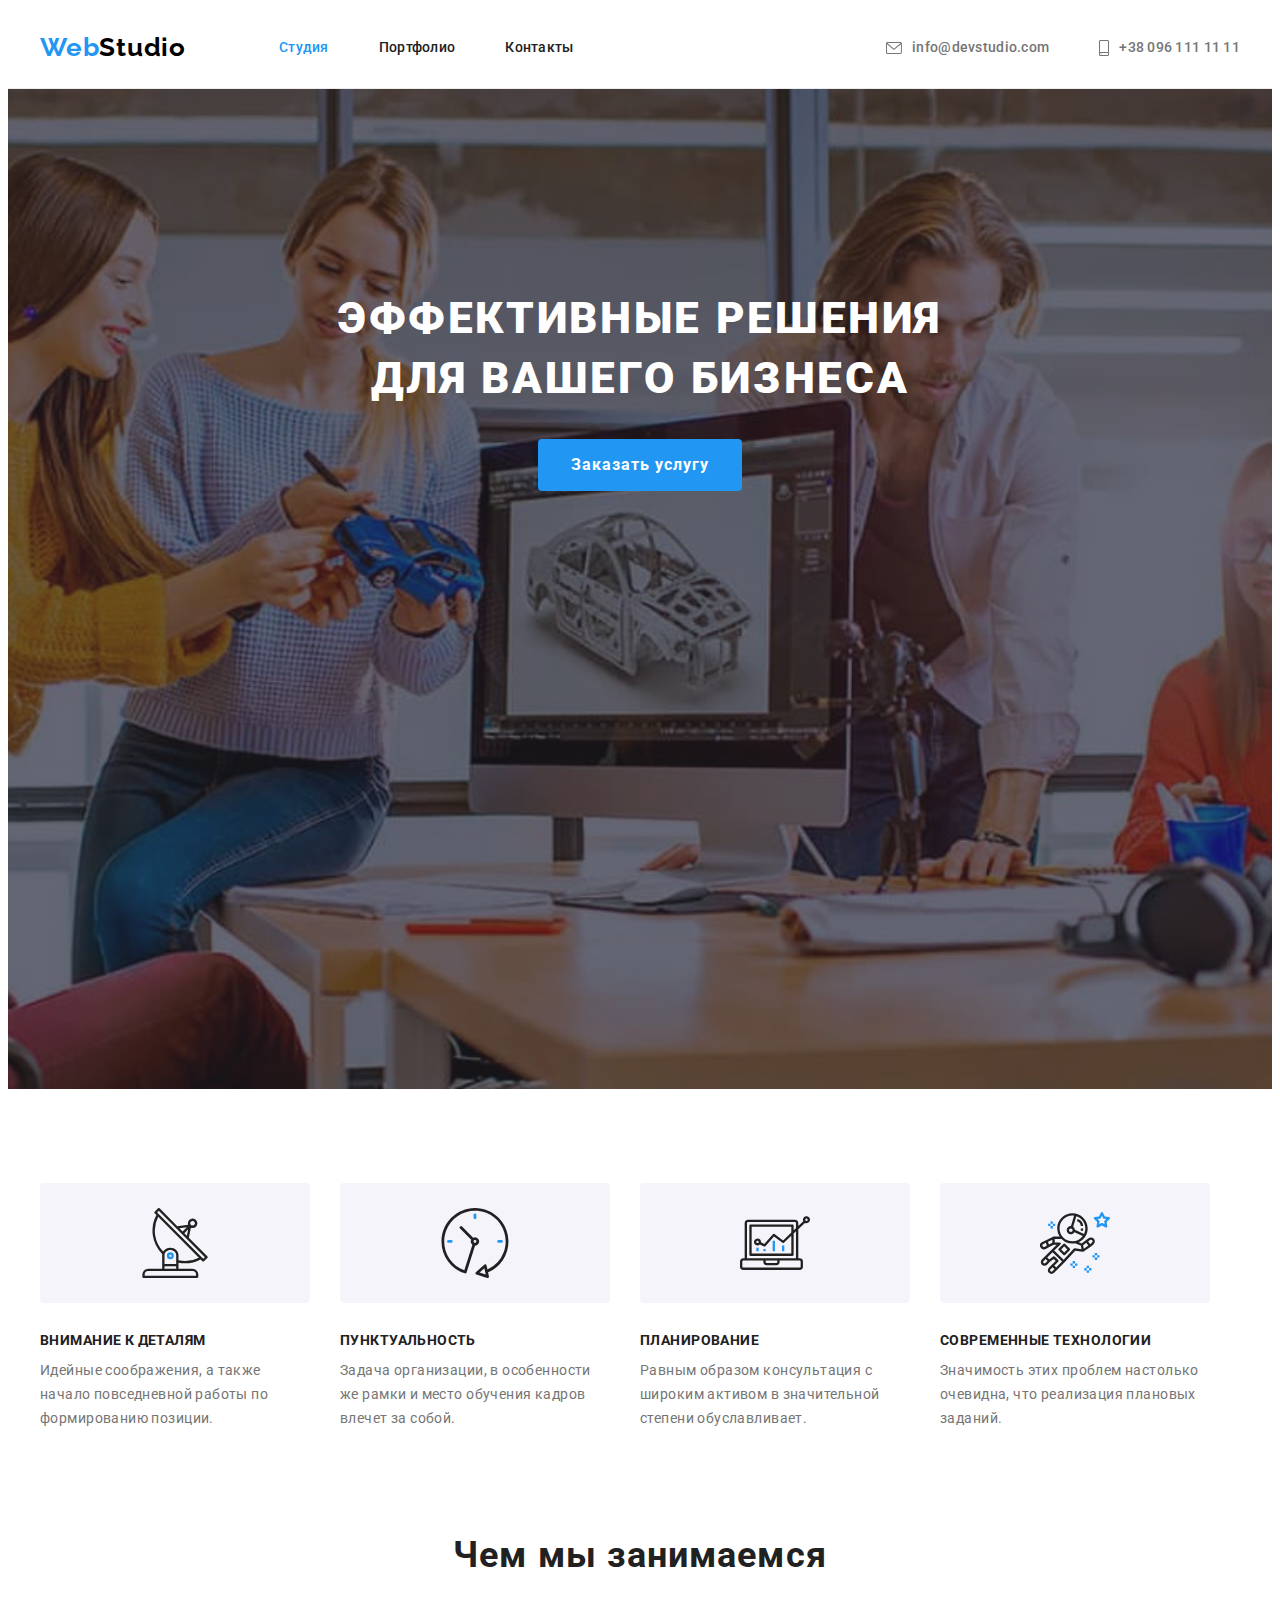
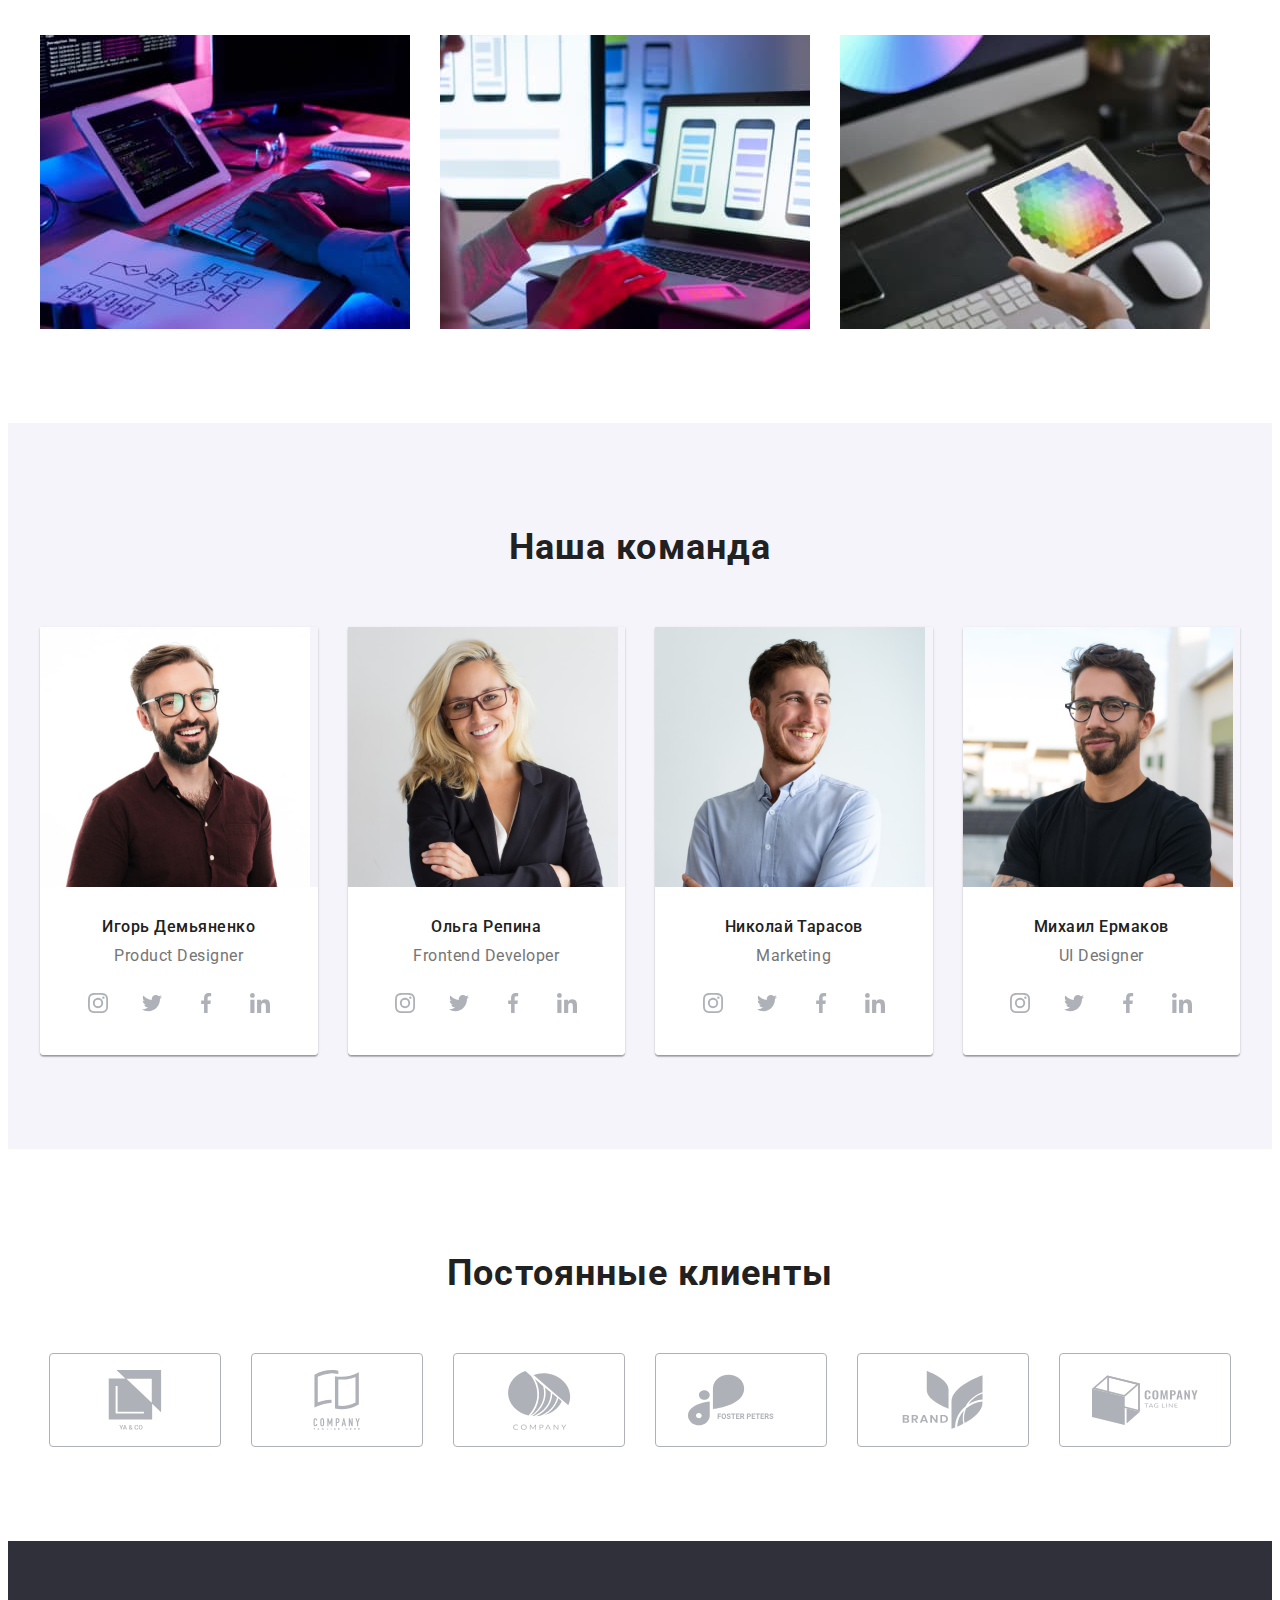
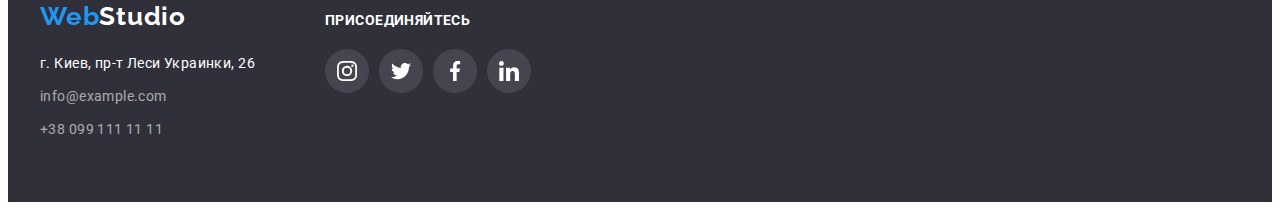
<file: index.html>
<!DOCTYPE html>

<html lang="ru">
    <head> 
        <meta charset="UTF-8"/>
        <meta http-equiv="X-UA-Compatible" content="IE=edge" />
        <meta name="viewport" content="width=device-width, initial-scale=1.0" />
        <title>Студия</title>
        <link rel="stylesheet" href="https://cdnjs.cloudflare.com/ajax/libs/modern-normalize/1.1.0/modern-normalize.min.css"
            integrity="sha512-wpPYUAdjBVSE4KJnH1VR1HeZfpl1ub8YT/NKx4PuQ5NmX2tKuGu6U/JRp5y+Y8XG2tV+wKQpNHVUX03MfMFn9Q=="
            crossorigin="anonymous" referrerpolicy="no-referrer" />

        <link rel="preconnect" href="https://fonts.googleapis.com"/>
        <link rel="preconnect" href="https://fonts.gstatic.com" crossorigin/>
        <link href="https://fonts.googleapis.com/css2?family=Raleway:wght@700&family=Roboto:wght@400;500;700;900&display=swap"
            rel="stylesheet"/>

        <link rel="stylesheet" href="./css/styles.css"/>
    </head>
   <body>
       <!--HEADER-->
       <header class="page-header">
        <div class="container header-container">
            <nav class="site-nav">
                <a class="header-logo link" href="./index.html"><span class="accent">Web</span>Studio</a>
                <ul class="nav-list list">
                    <li class="nav-list-item">
                        <a class="nav-list-link link current" href="./index.html">Студия</a>
                    </li>
                    <li class="nav-list-item">
                        <a class="nav-list-link link" href="./portfolio.html">Портфолио</a>
                    </li>
                    <li class="nav-list-item">
                        <a class="nav-list-link link" href="">Контакты</a>
                    </li>
                </ul>
            </nav>
            <ul class="contacts-list list">
                <li class="contacts-list-item">
                    <a class="email link email-link" href="mailto:info@devstudio.com">
                        <svg class="email-img" width="16" height="12">
                        <use href="./images/icons.svg#envelope"></use></svg> 
                    info@devstudio.com</a>
                </li>
                <li class="contacts-list-item">
                    <a class="phone-number link phone-number-link" href="tel:+380961111111">
                        <svg class="phone-number-img" width="10" height="16">
                        <use href="./images/icons.svg#smartphone"></use></svg>
                    +38 096 111 11 11</a>
                </li>
            </ul>
        </div>
	   </header>
       <main>
           <!--HERO-->
           <section class="hero overlay">
               <div class="container">
                <h1 class="main-title">Эффективные решения для вашего бизнеса</h1>
                <button class="modal-btn" type="button">Заказать услугу</button>
               </div>
           </section>
           <!--ADVANTAGES-->
           <section class="advantages section">
               <div class="container">
                <h2 class="visually-hidden">Особенности</h2>
                <ul class="advantages-list list">
                    <li class="advantages-list-item">
                        <div class="advantages-list-div">
                            <svg class="advantages-list-img" width="70" height="70">
                                <use href="./images/icons.svg#antenna"></use></svg>
                        </div>
                        <h3 class="advantages-list-title"> Внимание к деталям</h3>
                        <p class="advantages-list-description">Идейные соображения, а также начало повседневной работы по формированию
                            позиции.</p>
                    </li>
                    <li class="advantages-list-item">
                        <div class="advantages-list-div">
                            <svg class="advantages-list-img" width="70" height="70">
                                <use href="./images/icons.svg#clock"></use>
                            </svg>
                        </div>
                        <h3 class="advantages-list-title">Пунктуальность</h3>
                        <p class="advantages-list-description">Задача организации, в особенности же рамки и место обучения кадров влечет
                            за собой.</p>
                    </li>
                    <li class="advantages-list-item">
                        <div class="advantages-list-div">
                            <svg class="advantages-list-img" width="70" height="70">
                                <use href="./images/icons.svg#diagram"></use>
                            </svg>
                        </div>
                        <h3 class="advantages-list-title">Планирование</h3>
                        <p class="advantages-list-description">Равным образом консультация с широким активом в значительной степени
                            обуславливает.</p>
                    </li>
                    <li class="advantages-list-item">
                        <div class="advantages-list-div">
                            <svg class="advantages-list-img" width="70" height="70">
                                <use href="./images/icons.svg#astronaut"></use>
                            </svg>
                        </div>
                        <h3 class="advantages-list-title">Современные технологии</h3>
                        <p class="advantages-list-description">Значимость этих проблем настолько очевидна, что реализация плановых
                            заданий.</p>
                    </li>
                </ul>
               </div>      
           </section>
           <!--SERVICES-->
           <section class="services section">
               <div class="container">
                <h2 class="title">Чем мы занимаемся</h2>
                <ul class="services-list list">
                    <li class="services-list-item">
                        <img class="services-list-img" src="./images/services/services-img-1.jpg" alt="печатает на клавиатуре"
                            width="370" height="294" />
                    </li>
                    <li class="services-list-item">
                        <img class="services-list-img" src="./images/services/services-img-2.jpg" alt="держит мобильный" width="370"
                            height="294" />
                    </li>
                    <li class="services-list-item">
                        <img class="services-list-img" src="./images/services/services-img-3.jpg" alt="рисует на планшете" width="370"
                            height="294" />
                    </li>
                </ul>
               </div>
           </section>
           <!--OUR TEAM-->
           <section class="employees-section section">
               <div class="container">
                <h2 class="title">Наша команда</h2>
                <ul class="employees list">
                    <li class="employees-card">
                        <img class="employees-photo" src="./images/our-team/1-igor.jpg" alt="мужчина в очках улыбается" width="270"
                            height="260" />
                        <div class="employees-description">
                        <h3 class="employees-name">Игорь Демьяненко</h3>
                        <p class="employees-position" lang="en">Product Designer</p>
                        <ul class="social-list list">
                            <li class="social-list-item">
                                <a href="" class="social-list-link">
                                    <svg class="social-list-icon" width="20" height="20">
                                        <use href="./images/icons.svg#instagram"></use>
                                    </svg>
                                </a>
                            </li>
                            <li class="social-list-item">
                                <a href="" class="social-list-link">
                                    <svg class="social-list-icon" width="20" height="20">
                                        <use href="./images/icons.svg#twitter"></use>
                                    </svg>
                                </a>
                            </li>
                            <li class="social-list-item">
                                <a href="" class="social-list-link">
                                    <svg class="social-list-icon" width="20" height="20">
                                        <use href="./images/icons.svg#facebook"></use>
                                    </svg>
                                </a>
                            </li>
                            <li class="social-list-item">
                                <a href="" class="social-list-link">
                                    <svg class="social-list-icon" width="20" height="20">
                                        <use href="./images/icons.svg#linkedin"></use>
                                    </svg>
                                </a>
                            </li>
                        </ul>
                        </div>
                    </li>
                    <li class="employees-card">
                        <img class="employees-photo" src="./images/our-team/2-olga.jpg" alt="девушка в очках улыбается" width="270"
                            height="260" />
                        <div class="employees-description">
                        <h3 class="employees-name">Ольга Репина</h3>
                        <p class="employees-position" lang="en">Frontend Developer</p>
                        <ul class="social-list list">
                            <li class="social-list-item">
                                <a href="" class="social-list-link">
                                    <svg class="social-list-icon" width="20" height="20">
                                        <use href="./images/icons.svg#instagram"></use>
                                    </svg>
                                </a>
                            </li>
                            <li class="social-list-item">
                                <a href="" class="social-list-link">
                                    <svg class="social-list-icon" width="20" height="20">
                                        <use href="./images/icons.svg#twitter"></use>
                                    </svg>
                                </a>
                            </li>
                            <li class="social-list-item">
                                <a href="" class="social-list-link">
                                    <svg class="social-list-icon" width="20" height="20">
                                        <use href="./images/icons.svg#facebook"></use>
                                    </svg>
                                </a>
                            </li>
                            <li class="social-list-item">
                                <a href="" class="social-list-link">
                                    <svg class="social-list-icon" width="20" height="20">
                                        <use href="./images/icons.svg#linkedin"></use>
                                    </svg>
                                </a>
                            </li>
                        </ul>
                        </div>
                    </li>
                    <li class="employees-card">
                        <img class="employees-photo" src="./images/our-team/3-nikolay.jpg" alt="мужчина улыбается" width="270"
                            height="260" />
                        <div class="employees-description">
                        <h3 class="employees-name">Николай Тарасов</h3>
                        <p class="employees-position" lang="en">Marketing</p>
                                                <ul class="social-list list">
                            <li class="social-list-item">
                                <a href="" class="social-list-link">
                                    <svg class="social-list-icon" width="20" height="20">
                                        <use href="./images/icons.svg#instagram"></use>
                                    </svg>
                                </a>
                            </li>
                            <li class="social-list-item">
                                <a href="" class="social-list-link">
                                    <svg class="social-list-icon" width="20" height="20">
                                        <use href="./images/icons.svg#twitter"></use>
                                    </svg>
                                </a>
                            </li>
                            <li class="social-list-item">
                                <a href="" class="social-list-link">
                                    <svg class="social-list-icon" width="20" height="20">
                                        <use href="./images/icons.svg#facebook"></use>
                                    </svg>
                                </a>
                            </li>
                            <li class="social-list-item">
                                <a href="" class="social-list-link">
                                    <svg class="social-list-icon" width="20" height="20">
                                        <use href="./images/icons.svg#linkedin"></use>
                                    </svg>
                                </a>
                            </li>
                        </ul>
                        </div>
                    </li>
                    <li class="employees-card">
                        <img class="employees-photo" src="./images/our-team/4-mikhail.jpg" alt="мужчина в очках улыбается" width="270"
                            height="260" />
                        <div class="employees-description">
                        <h3 class="employees-name">Михаил Ермаков</h3>
                        <p class="employees-position" lang="en">UI Designer</p>
                        <ul class="social-list list">
                            <li class="social-list-item">
                                <a href="" class="social-list-link">
                                    <svg class="social-list-icon" width="20" height="20">
                                        <use href="./images/icons.svg#instagram"></use>
                                    </svg>
                                </a>
                            </li>
                            <li class="social-list-item">
                                <a href="" class="social-list-link">
                                    <svg class="social-list-icon" width="20" height="20">
                                        <use href="./images/icons.svg#twitter"></use>
                                    </svg>
                                </a>
                            </li>
                            <li class="social-list-item">
                                <a href="" class="social-list-link">
                                    <svg class="social-list-icon" width="20" height="20">
                                        <use href="./images/icons.svg#facebook"></use>
                                    </svg>
                                </a>
                            </li>
                            <li class="social-list-item">
                                <a href="" class="social-list-link">
                                    <svg class="social-list-icon" width="20" height="20">
                                        <use href="./images/icons.svg#linkedin"></use>
                                    </svg>
                                </a>
                            </li>
                        </ul>
                        </div>
                    </li>
                </ul>
               </div>
           </section>
           <!--OUR CLIENTS-->
           <section class="clients section">
               <div class="container">
                <h2 class="title">Постоянные клиенты</h2>
                <ul class="clients-list list">
                    <li class="clients-list-item">
                        <a href="" class="clients-list-link"><svg class="clients-list-img" width="106" height="60">
                            <use href="./images/icons.svg#client-1"></use>
                        </svg>
                        </a>
                    </li>
                    <li class="clients-list-item">
                        <a href="" class="clients-list-link"><svg class="clients-list-img" width="106" height="60">
                            <use href="./images/icons.svg#client-2"></use>
                        </svg>
                        </a>
                    </li>
                    <li class="clients-list-item">
                        <a href="" class="clients-list-link"><svg class="clients-list-img" width="106" height="60">
                            <use href="./images/icons.svg#client-3"></use>
                        </svg>
                        </a>
                    </li>
                    <li class="clients-list-item">
                        <a href="" class="clients-list-link"><svg class="clients-list-img" width="106" height="60">
                            <use href="./images/icons.svg#client-4"></use>
                        </svg>
                        </a>
                    </li>
                    <li class="clients-list-item">
                        <a href="" class="clients-list-link"><svg class="clients-list-img" width="106" height="60">
                            <use href="./images/icons.svg#client-5"></use>
                        </svg>
                        </a>
                    </li>
                    <li class="clients-list-item">
                       <a href="" class="clients-list-link"> <svg class="clients-list-img" width="106" height="60">
                            <use href="./images/icons.svg#client-6"></use>
                        </svg>
                        </a>
                    </li>
                </ul>
               </div>
           </section>
       </main>
       <footer class="footer">
           <div class="container footer-container">
               <div class="footer-container-left">
                <a class="footer-logo link" href="./index.html"><span class="accent">Web</span>Studio</a>
                <address>
                    <ul class="footer-contacts-list list">
                        <li class="footer-contacts-list-item">
                            <a class="address-link link" href="https://goo.gl/maps/RTk6qTBhX3mVBBe47" target="_blank"
                                rel="noopener noreferrer">г. Киев, пр-т
                                Леси Украинки, 26</a>
                        </li>
                        <li class="footer-contacts-list-item">
                            <a class="contacts-list-link link" href="mailto:info@example.com">info@example.com</a>
                        </li>
                        <li class="footer-contacts-list-item">
                            <a class="contacts-list-link link" href="tel:+380991111111">+38 099 111 11 11</a>
                        </li>
                    </ul>
                </address>
               </div>
               <div class="footer-container-right">
                <p class="action-text">ПРИСОЕДИНЯЙТЕСЬ</p>
                        <ul class="footer-social-list list">
                            <li class="footer-social-list-item">
                                <a href="" class="footer-social-list-link">
                                    <svg class="footer-social-list-icon" width="20" height="20">
                                        <use href="./images/icons.svg#instagram"></use>
                                    </svg>
                                </a>
                            </li>
                            <li class="footer-social-list-item">
                                <a href="" class="footer-social-list-link">
                                    <svg class="footer-social-list-icon" width="20" height="20">
                                        <use href="./images/icons.svg#twitter"></use>
                                    </svg>
                                </a>
                            </li>
                            <li class="footer-social-list-item">
                                <a href="" class="footer-social-list-link">
                                    <svg class="footer-social-list-icon" width="20" height="20">
                                        <use href="./images/icons.svg#facebook"></use>
                                    </svg>
                                </a>
                            </li>
                            <li class="footer-social-list-item">
                                <a href="" class="footer-social-list-link">
                                    <svg class="footer-social-list-icon" width="20" height="20">
                                        <use href="./images/icons.svg#linkedin"></use>
                                    </svg>
                                </a>
                            </li>
                        </ul>               </div>

           </div>
	   </footer>
   </body>
</html>
</file>
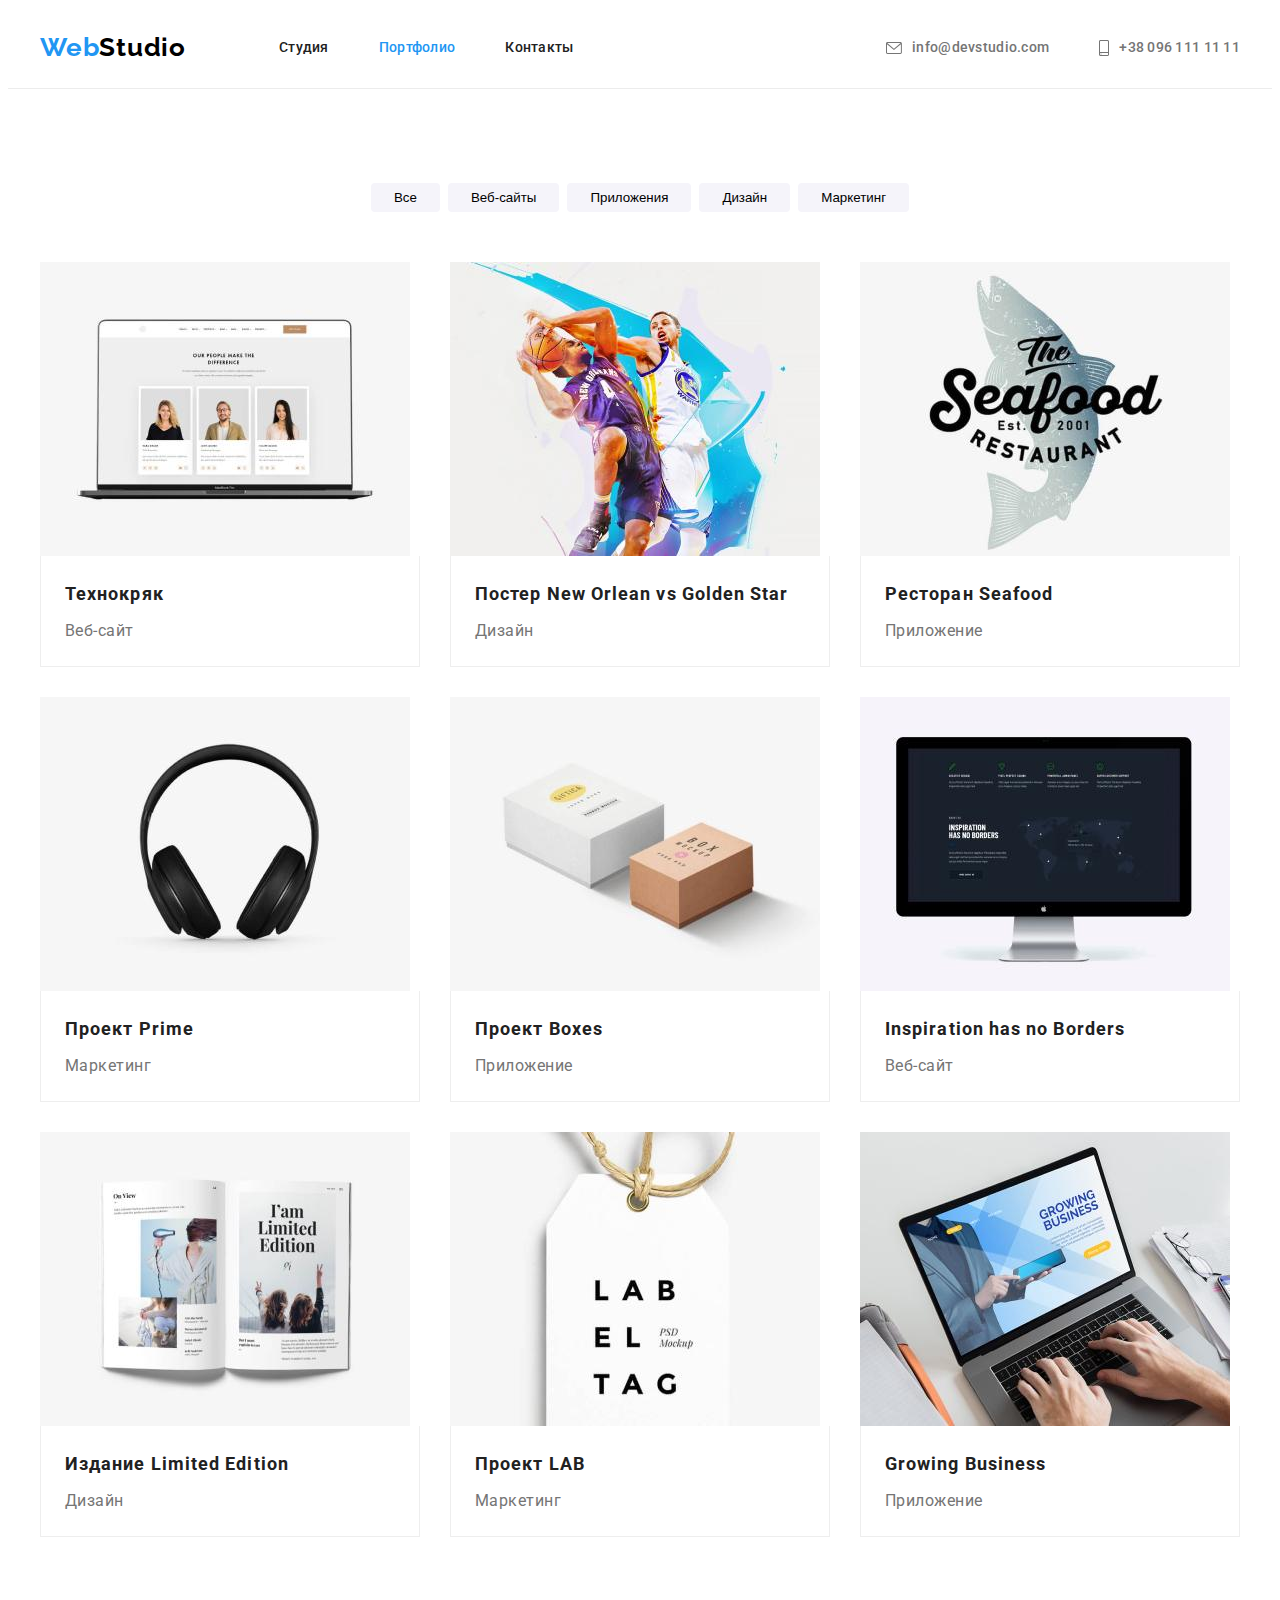
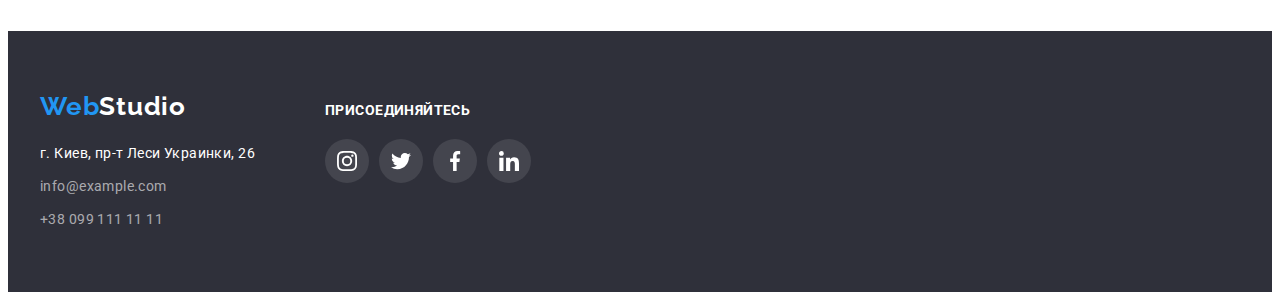
<file: portfolio.html>
<!DOCTYPE html>
<html lang="ru">
	<head>
		<meta charset="UTF-8" />
		<meta http-equiv="X-UA-Compatible" content="IE=edge" />
		<meta name="viewport" content="width=device-width, initial-scale=1.0" />
		<title>Студия</title>

		<link rel="stylesheet" href="https://cdnjs.cloudflare.com/ajax/libs/modern-normalize/1.1.0/modern-normalize.min.css"
			integrity="sha512-wpPYUAdjBVSE4KJnH1VR1HeZfpl1ub8YT/NKx4PuQ5NmX2tKuGu6U/JRp5y+Y8XG2tV+wKQpNHVUX03MfMFn9Q=="
			crossorigin="anonymous" referrerpolicy="no-referrer" />

		<link rel="preconnect" href="https://fonts.googleapis.com">
		<link rel="preconnect" href="https://fonts.gstatic.com" crossorigin>
		<link
			href="https://fonts.googleapis.com/css2?family=Raleway:wght@700&family=Roboto:wght@400;500;700;900&display=swap"
			rel="stylesheet">

		<link rel="stylesheet" href="./css/styles.css">
	</head>
<body>
	<!--HEADER-->
	<header class="page-header">
		<div class="container header-container">
			<nav class="site-nav">
				<a class="header-logo link" href="./index.html"><span class="accent">Web</span>Studio</a>
				<ul class="nav-list list">
					<li class="nav-list-item">
						<a class="nav-list-link link" href="./index.html">Студия</a>
					</li>
					<li class="nav-list-item">
						<a class="nav-list-link link current" href="./portfolio.html">Портфолио</a>
					</li>
					<li class="nav-list-item">
						<a class="nav-list-link link" href="">Контакты</a>
					</li>
				</ul>
			</nav>
			<ul class="contacts-list list">
				<li class="contacts-list-item">
					<a class="email link email-link" href="mailto:info@devstudio.com">
						<svg class="email-img" width="16" height="12">
							<use href="./images/icons.svg#envelope"></use>
						</svg>
						info@devstudio.com</a>
				</li>
				<li class="contacts-list-item">
					<a class="phone-number link phone-number-link" href="tel:+380961111111">
						<svg class="phone-number-img" width="10" height="16">
							<use href="./images/icons.svg#smartphone"></use>
						</svg>
						+38 096 111 11 11</a>
				</li>
			</ul>
		</div>
	</header>
	<main>
		<!--OUR-WORKS-->
		<section class="our-works section">
			<div class="container">
				<h1 class="visually-hidden">Наши работы</h1>
				<ul class="works-types-list list">
					<li class="works-types-item"><button class="works-types-btn" type="button">Все</button></li>
					<li class="works-types-item"><button class="works-types-btn" type="button">Веб-сайты</button></li>
					<li class="works-types-item"><button class="works-types-btn" type="button">Приложения</button></li>
					<li class="works-types-item"><button class="works-types-btn" type="button">Дизайн</button></li>
					<li class="works-types-item"><button class="works-types-btn" type="button">Маркетинг</button></li>
				</ul>
				<ul class="works-list list">
					<li class="works-list-item">
						<a class="works-list-link link" href="">
							<img class="works-list-img" src="./images/portfolio/portfolio-img-1.jpg" alt="фото людей на экране ноутбука"
								width="370" height="294" />
							<div class="works-list-desciption">
								<h2 class="works-list-title"> Технокряк</h2>
								<p class="works-list-type">Веб-сайт</p>
							</div>
						</a>
					</li>
					<li class="works-list-item">
						<a class="works-list-link link" href="">
							<img class="works-list-img" src="./images/portfolio/portfolio-img-2.jpg" alt="баскетболисты играют"
								width="370" height="294" />
							<div class="works-list-desciption">
								<h2 class="works-list-title">Постер<span lang="en"> New Orlean vs Golden Star</span></h2>
								<p class="works-list-type">Дизайн</p>
							</div>
						</a>
					</li>
					<li class="works-list-item">
						<a class="works-list-link link" href="">
							<img class="works-list-img" src="./images/portfolio/portfolio-img-3.jpg" alt="рыба и надпись" width="370"
								height="294" />
							<div class="works-list-desciption">
								<h2 class="works-list-title">Ресторан<span lang="en"> Seafood</span></h2>
								<p class="works-list-type">Приложение</p>
							</div>
						</a>
					</li>
					<li class="works-list-item">
						<a class="works-list-link link" href="">
							<img class="works-list-img" src="./images/portfolio/portfolio-img-4.jpg" alt="наушники" width="370"
								height="294" />
							<div class="works-list-desciption">
								<h2 class="works-list-title">Проект<span lang="en"> Prime</span></h2>
								<p class="works-list-type">Маркетинг</p>
							</div>
						</a>
					<li class="works-list-item">
						<a class="works-list-link link" href="">
							<img class="works-list-img" src="./images/portfolio/portfolio-img-5.jpg" alt="две коробки" width="370"
								height="294" />
							<div class="works-list-desciption">
								<h2 class="works-list-title">Проект<span lang="en"> Boxes</span></h2>
								<p class="works-list-type">Приложение</p>
							</div>
						</a>
					</li>
					<li class="works-list-item">
						<a class="works-list-link link" href="">
							<img class="works-list-img" src="./images/portfolio/portfolio-img-6.jpg" alt="экран компьютера" width="370"
								height="294" />
							<div class="works-list-desciption">
								<h2 class="works-list-title" lang="en">Inspiration has no Borders</h2>
								<p class="works-list-type">Веб-сайт</p>
							</div>
						</a>
					</li>
					<li class="works-list-item">
						<a class="works-list-link link" href="">
							<img class="works-list-img" src="./images/portfolio/portfolio-img-7.jpg" alt="разворот журнала" width="370"
								height="294" />
							<div class="works-list-desciption">
								<h2 class="works-list-title">Издание<span lang="en"> Limited Edition</span></h2>
								<p class="works-list-type">Дизайн</p>
							</div>
						</a>
					</li>
					<li class="works-list-item">
						<a class="works-list-link link" href="">
							<img class="works-list-img" src="./images/portfolio/portfolio-img-8.jpg" alt="бирка" width="370"
								height="294" />
							<div class="works-list-desciption">
								<h2 class="works-list-title">Проект<span lang="en"> LAB</span></h2>
								<p class="works-list-type">Маркетинг</p>
							</div>
						</a>
					</li>
					<li class="works-list-item">
						<a class="works-list-link link" href="">
							<img class="works-list-img" src="./images/portfolio/portfolio-img-9.jpg" alt="печатает на ноутбуке"
								width="370" height="294" />
							<div class="works-list-desciption">
								<h2 class="works-list-title" lang="en">Growing Business</h2>
								<p class="works-list-type">Приложение</p>
							</div>
						</a>
					</li>
				</ul>
			</div>
		</section>
	</main>
	<footer class="footer">
		<div class="container footer-container">
			<div class="footer-container-left">
				<a class="footer-logo link" href="./index.html"><span class="accent">Web</span>Studio</a>
				<address>
					<ul class="footer-contacts-list list">
						<li class="footer-contacts-list-item">
							<a class="address-link link" href="https://goo.gl/maps/RTk6qTBhX3mVBBe47" target="_blank"
								rel="noopener noreferrer">г. Киев, пр-т
								Леси Украинки, 26</a>
						</li>
						<li class="footer-contacts-list-item">
							<a class="contacts-list-link link" href="mailto:info@example.com">info@example.com</a>
						</li>
						<li class="footer-contacts-list-item">
							<a class="contacts-list-link link" href="tel:+380991111111">+38 099 111 11 11</a>
						</li>
					</ul>
				</address>
			</div>
			<div class="footer-container-right">
				<p class="action-text">ПРИСОЕДИНЯЙТЕСЬ</p>
				<ul class="footer-social-list list">
					<li class="footer-social-list-item">
						<a href="" class="footer-social-list-link">
							<svg class="footer-social-list-icon" width="20" height="20">
								<use href="./images/icons.svg#instagram"></use>
							</svg>
						</a>
					</li>
					<li class="footer-social-list-item">
						<a href="" class="footer-social-list-link">
							<svg class="footer-social-list-icon" width="20" height="20">
								<use href="./images/icons.svg#twitter"></use>
							</svg>
						</a>
					</li>
					<li class="footer-social-list-item">
						<a href="" class="footer-social-list-link">
							<svg class="footer-social-list-icon" width="20" height="20">
								<use href="./images/icons.svg#facebook"></use>
							</svg>
						</a>
					</li>
					<li class="footer-social-list-item">
						<a href="" class="footer-social-list-link">
							<svg class="footer-social-list-icon" width="20" height="20">
								<use href="./images/icons.svg#linkedin"></use>
							</svg>
						</a>
					</li>
				</ul>
			</div>
	
		</div>
	</footer>
</body>
</html>
</file>
<file: css/styles.css>
:root {
	--primary-font-family: 'Roboto', Verdana, Tahoma,sans-serif;
	--secondary-font-family: 'Raleway', Verdana, Tahoma, sans-serif;
	--primary-text-color: #757575;
	--secondary-text-color: #212121;
	--primary-white-color: #FFFFFF;
	--accent-color: #2196F3;
	--icon-color: #AFB1B8;
	--secondary-background-color: #F5F4FA;
	
}

h1,
h2,
h3,
h4,
h5,
h6,
p {
	margin-top: 0;
	margin-bottom: 0;
}

ul {
	margin-top: 0;
	margin-bottom: 0;
	padding-left: 0;
}

img {
	display: block;
}

.link {
	text-decoration: none;
}

.list {
	list-style: none;
}

body {
	font-family: var(--primary-font-family);
	color: var(--primary-text-color);
}

.container {
	width: 1200px;
	padding-left: 15px;
	padding-right: 15px;
	margin-left: auto;
	margin-right: auto;
	/* outline: 2px solid teal; */
	}

.section {
	padding-top: 94px;
	padding-bottom: 94px;
	/* outline: 2px solid tomato; */
}

/* =============== COMPONENTS =============== */

.title {
	margin-bottom: 50px;

	font-weight: 700;
	font-size: 36px;
	line-height: 1.67;
	text-align: center;		
	letter-spacing: 0.03em;
	color: var(--secondary-text-color);
}


/* =============== HEADER =============== */
.page-header {
		border-bottom-width: 1px;
		border-bottom-style: solid;
		border-bottom-color:#ECECEC;
		'/* outline: 2px solid tomato; */'
}

.header-container {
		display: flex;
		align-items: center;
}

.site-nav {
		display: flex;
		align-items: center;
	}

.nav-list-link{
	display: block;
	padding-top: 32px;
	padding-bottom: 32px;
}

.header-logo {
	padding-top: 24px;
	padding-bottom: 25px;
	margin-right: 93px;
	font-family: var(--secondary-font-family);
	font-weight: 700;
	font-size: 26px;
	line-height: 1.19;
	letter-spacing: 0.03em;
	color: #000000;
}

.nav-list {
	display: flex;
	align-items: center;
}

.nav-list-item:not(:last-child) {
	margin-right: 50px;
}

.contacts-list {
	display: flex;
	align-items: center;
	margin-left: auto;
}

.accent {
	color: var(--accent-color)
}

.nav-list-link {
	font-weight: 500;
	font-size: 14px;
	line-height: 1.14;
	letter-spacing: 0.02em;
	color: var(--secondary-text-color);
}
.nav-list-link:hover, 
.nav-list-link:focus {
	color: var(--accent-color);
}

.current{
	color: var(--accent-color);
}

.contacts-list-item:not(:last-child){
	margin-right: 50px;
	margin-left: auto;
}

.email {
	font-weight: 500;
	font-size: 14px;
	line-height: 1.14;
	letter-spacing: 0.02em;
	color: inherit;
}
.email-link{
	display: flex;
	align-items: center;

}

.email:hover,
.email:focus {
	color: var(--accent-color);
}

.email:hover .email-img, 
.email:focus .email-img{
	fill: var(--accent-color);
	}

.email-img{
	margin-right: 10px;
	fill:var(--primary-text-color);
}

.phone-number {
	font-weight: 500;
	font-size: 14px;
	line-height: 1.14;
	letter-spacing: 0.02em;
	color: inherit;
}

.phone-number-link{
	display: flex;
	align-items: center;
}

.phone-number:hover,
.phone-number:focus {
	color: var(--accent-color);
}

.phone-number:hover .phone-number-img,
.phone-number:focus .phone-number-img {
	fill: var(--accent-color);
}

.phone-number-img{
	margin-right: 10px;
	fill: var(--primary-text-color);
}
/* =============== /HEADER =============== */

/* =============== HERO =============== */
.hero{	
	padding-top: 200px;
	padding-bottom: 200px;
	margin-left: auto;
	margin-right: auto;

	/* background-color: #2F303A; */
	text-align: center;
}

.overlay{
		min-height: 600px;
		max-width: 1600px;
		margin-left: auto;
		margin-right: auto;
		background-image: linear-gradient(rgba(47, 48, 58, 0.4), rgba(47, 48, 58, 0.4)),
		url(../images/hero/hero-bg.jpg);
		background-size: cover;
		background-repeat: no-repeat;
		background-position: center;
		background-color: #C4C4C4;
}

.main-title {
	max-width: 696px;
	margin: 0 auto 30px;

	font-weight: 900;
	font-size: 44px;
	line-height: 1.36;
	letter-spacing: 0.06em;
	text-transform: uppercase;
	color: var(--primary-white-color);
}

.modal-btn {
	border: 1px solid transparent;
	border-radius: 4px;
	padding: 10px 32px;
	min-width: 200px;
	margin-left: auto;
	margin-right: auto;

	font-family: inherit;
	font-weight: 700;
	font-size: 16px;
	line-height: 1.88;
	align-items: center;
	letter-spacing: 0.06em;
	color: var(--primary-white-color);
	background-color: var(--accent-color);
	cursor: pointer;
}

.modal-btn:hover,
.modal-btn:focus {
	background-color:#188CE8;
}

/* =============== /HERO =============== */

/* =============== ADVANTAGES =============== */
.visually-hidden {
	position: absolute;
	width: 1px;
	height: 1px;
	margin: -1px;
	border: 0;
	padding: 0;

	white-space: nowrap;
	clip-path: inset(100%);
	clip: rect(0 0 0 0);
	overflow: hidden;
}

.advantages-list {
		display: flex;
		align-items: center;
}

.advantages-list-item{
	max-width: 270px;
}

.advantages-list-item:not(:last-child) {
	margin-right: 30px;
}

.advantages-list-div{
	display: flex;
	justify-content: center;
	align-items: center;
	max-width: 270px;
	height: 120px;
	margin-bottom: 30px;
	border-radius: 4px;
	background: var(--secondary-background-color);
}

/* .advantages-list-img{

} */

.advantages-list-title{
	margin-bottom: 10px;

	font-weight: 700;
	font-size: 14px;
	line-height: 1.14;
	letter-spacing: 0.03em;
	text-transform: uppercase;
	color: var(--secondary-text-color);
}

.advantages-list-description{
	font-size: 14px;
	line-height: 1.71;
	letter-spacing: 0.03em;
}
/* =============== /ADVANTAGES =============== */

/* =============== SERVICES =============== */
.services {
	padding-top: 0;
}

.services-list {
	display: flex;
}

.services-list-item:not(:last-child) {
	margin-right: 30px;
}

/* =============== /SERVICES =============== */


/* =============== OUR TEAM=============== */
.employees-section{
	background-color: var(--secondary-background-color);
}

.employees {
	display: flex;
	flex-wrap: wrap;
	margin-left: -30px;
	margin-top: -30px;
}

.employees-card {
	flex-basis: calc((100% - 120px) / 4);
	margin-left: 30px;
	margin-top: 30px;
	border-radius: 0px 0px 4px 4px;

	box-shadow: 
		0px 1px 3px rgba(0, 0, 0, 0.12),
		0px 1px 1px rgba(0, 0, 0, 0.14),
		0px 2px 1px rgba(0, 0, 0, 0.2);
	overflow: hidden;
}

.employees-description {
	padding-top: 30px; 
	padding-bottom: 30px;
	padding-left: 10px;
	padding-right: 10px;
	background-color: var(--primary-white-color);
}

.employees-name{
	margin-bottom: 10px;
	
	font-weight: 500;
	font-size: 16px;
	line-height: 1.19;
	text-align: center;
	letter-spacing: 0.03em;
	color: var(--secondary-text-color);
}

.employees-position{
	margin-bottom: 16px;
	font-size: 16px;
	line-height: 1.19;
	text-align: center;
	letter-spacing: 0.03em;
}
.social-list{
	display: flex;
	justify-content: center;
}

.social-list-item:not(:last-child) {
	margin-right: 10px;
}

.social-list-link {
	display: flex;
	align-items: center;
	justify-content: center;
	width: 44px;
	height: 44px;
	border-radius: 50%;
}

.social-list-link:hover,
.social-list-link:focus {
	background-color: var(--accent-color);
}

.social-list-icon {
	fill: var(--icon-color);
}

.social-list-link:hover .social-list-icon,
.social-list-link:focus .social-list-icon {
	fill: var(--primary-white-color);
	stroke: var(--primary-white-color);
}

/* =============== /OUR TEAM =============== */

/* =============== OUR CLIENTS =============== */
.clients-list{
	display: flex;
	align-items: center;
	justify-content: center;
	/* outline: 2px solid tomato; */
}

.clients-list-item{
	display: flex;
}

.clients-list-item:not(:last-child) {
	margin-right: 30px;
}

.clients-list-link{
	display: flex;
	align-items: center;
	justify-content: center;
	width: 170px;
	height: 92px;
	border: 1px solid;
	border-color: var(--icon-color);
	border-radius: 4px;
}

.clients-list-img{
	fill: var(--icon-color);
}

.clients-list-link:hover,
.clients-list-link:focus {
	border-color: var(--accent-color);
} */

.social-list-icon {
	fill: var(--icon-color);
}

.clients-list-link:hover .clients-list-img,
.clients-list-link:focus .clients-list-img {
	fill: var(--accent-color);
}


/* =============== /OUR CLIENTS =============== */

/* =============== OUR WORKS =============== */
.works-types-list {
	margin-bottom: 50px;
	display: flex;
	justify-content: center;
	align-items: center;
}

.works-types-item{
	font-weight: 500;
	font-size: 16px;
	line-height: 1.62;
	text-align: center;
	letter-spacing: 0.03em;
	color: var(--secondary-text-color);
}

.works-types-item:not(:last-child) {
	margin-right: 8px;
}

.works-types-btn {
	border: 1px solid transparent;
	border-radius: 4px;
	padding: 6px 22px;
	margin-left: auto;
	margin-right: auto;
	background-color: var(--secondary-background-color);
	cursor: pointer;
}

.works-types-btn:hover,
.works-types-btn:focus {
	color: var(--primary-white-color);
	background-color: var(--accent-color);
	box-shadow: 0px 3px 1px rgba(0, 0, 0, 0.1), 0px 1px 2px rgba(0, 0, 0, 0.08), 0px 2px 2px rgba(0, 0, 0, 0.12);
}	
.works-list {
	display: flex;
	flex-wrap: wrap;
	margin-left: -30px;
	margin-top: -30px;
}

.works-list-item {
	flex-basis: calc((100% - 90px) / 3);
	margin-left: 30px;
	margin-top: 30px;
}

.works-list-link{
	display: block;
}

.works-list-link:hover,
.works-list-link:focus{
	box-shadow: 0px 1px 1px rgba(0, 0, 0, 0.12), 0px 4px 4px rgba(0, 0, 0, 0.06), 1px 4px 6px rgba(0, 0, 0, 0.16);
}

.works-list-desciption {
	padding: 20px 24px;
	border-right: 1px solid #EEEEEE;
	border-bottom: 1px solid #EEEEEE;
	border-left: 1px solid #EEEEEE;
	
	background-color: var(--primary-white-color);
}

.works-list-title{
	margin-bottom: 4px;
	font-weight: 700;
	font-size: 18px;
	line-height: 2;
	letter-spacing: 0.06em;
	color: var(--secondary-text-color);
}

.works-list-type{
	font-size: 16px;
	line-height: 1.88;
	letter-spacing: 0.03em;
	color: var(--primary-text-color)
}

/* =============== FOOTER =============== */
.footer{
	padding-top: 60px;
	padding-bottom: 60px;
	background-color:#2F303A;
}

.footer-container{
	display: flex;
	align-items: baseline;
}

.footer-container-left {
	margin-right: 70px;
}

.footer-logo {
	display: inline-block;
	margin-bottom: 20px;

	font-family: var(--secondary-font-family);
	font-weight: 700;
	font-size: 26px;
	line-height: 1.19;
	letter-spacing: 0.03em;
	color: var(--primary-white-color);
}

.accent {
	color: var(--accent-color)
}

.footer-contacts-list-item:not(:last-child) {
	margin-bottom: 9px;
}

.address-link{
	font-style: normal;
	font-size: 14px;
	line-height: 1.71;
	letter-spacing: 0.03em;
	color: var(--primary-white-color);
}

.address-link:hover,
.address-link:focus{
	color: var(--accent-color);
}
.contacts-list-link{
	font-style: normal;
	font-size: 14px;
	line-height: 1.71;
	letter-spacing: 0.03em;
	color: rgba(255, 255, 255, 0.6);
}

.contacts-list-link:hover,
.contacts-list-link:focus{
	color: var(--accent-color);
}

.action-text{
	margin-bottom: 20px;
	font-family: var(--primary-font-family);
	font-weight: 700;
	font-size: 14px;
	line-height: 1.14;
	letter-spacing: 0.03em;
	text-transform: uppercase;
	color: var(--primary-white-color);
}

.footer-social-list {
	display: flex;
	justify-content: center;
}

.footer-social-list-item:not(:last-child) {
	margin-right: 10px;
}

.footer-social-list-link {
	display: flex;
	align-items: center;
	justify-content: center;
	width: 44px;
	height: 44px;
	border-radius: 50%;
	background-color: rgba(255, 255, 255, 0.1);
}

.footer-social-list-link:hover,
.footer-social-list-link:focus {
	background-color: var(--accent-color);
}

.footer-social-list-icon {
	fill: var(--primary-white-color);
}

.footer-social-list-link:hover .footer-social-list-icon,
.footer-ocial-list-link:focus .footer-social-list-icon {
	fill: var(--primary-white-color);
}
/* =============== /FOOTER =============== */
</file>
